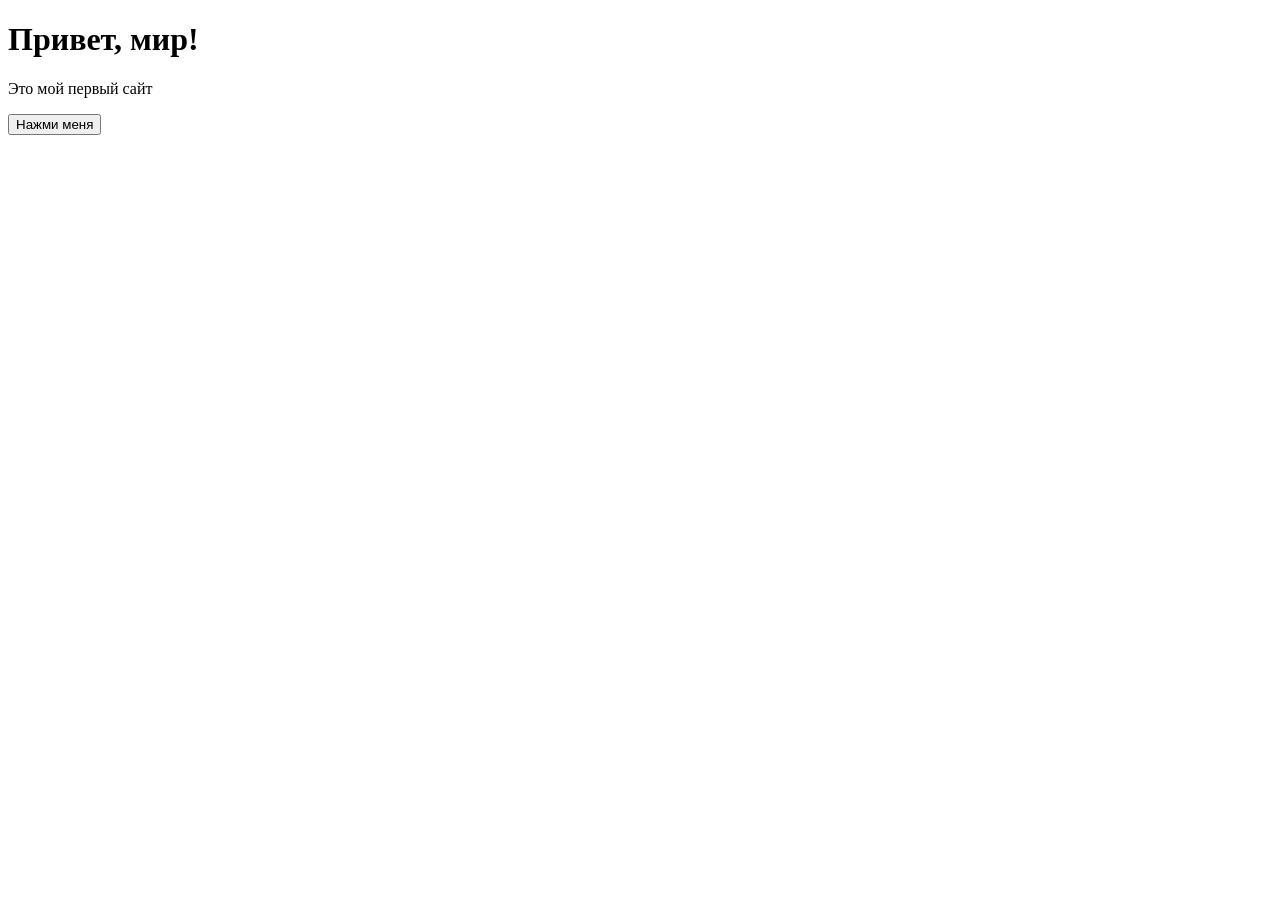
<file: 0.1/index.html>
<!DOCTYPE html>
<html>
  <head>
    <title>Мой сайт</title>
  </head>
  <body>
    <h1>Привет, мир!</h1>
    <p>Это мой первый сайт</p>
    <!-- кнопка -->
    <button id="myButton">Нажми меня</button>
  </body>
</html>
</file>
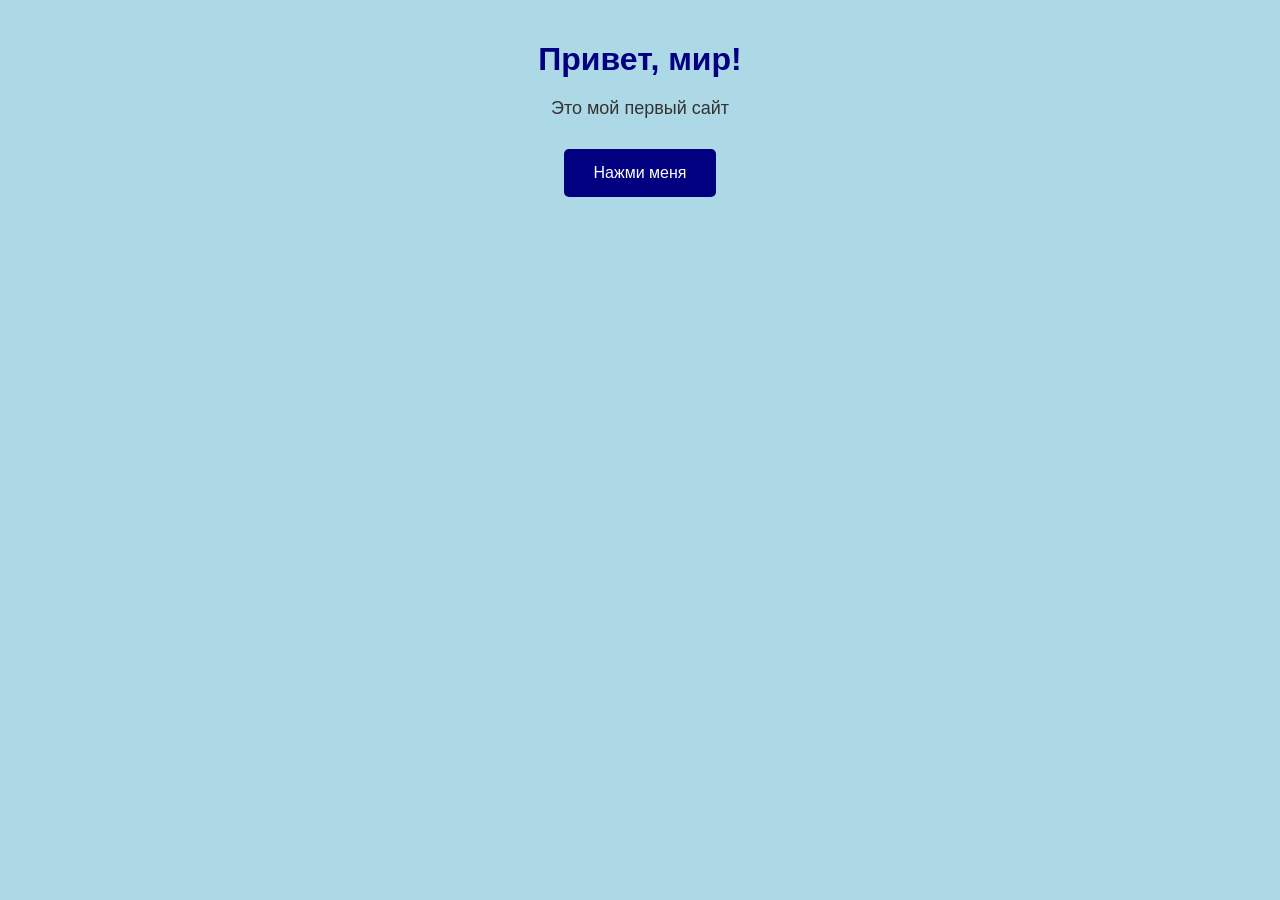
<file: 0.5/index.html>
<!DOCTYPE html>
<html lang="ru">
  <head>
    <meta charset="UTF-8" />
    <meta name="viewport" content="width=device-width, initial-scale=1.0" />
    <title>Мой первый сайт с JavaScript</title>
    <!-- Подключаем CSS файл -->
    <link rel="stylesheet" href="style.css" />
  </head>
  <body>
    <h1>Привет, мир!</h1>
    <p>Это мой первый сайт</p>
    <!-- Кнопка с идентификатором для JavaScript -->
    <button id="myButton">Нажми меня</button>
    <!-- Подключаем JavaScript файл в конце body -->
    <script src="script.js"></script>
  </body>
</html>
</file>
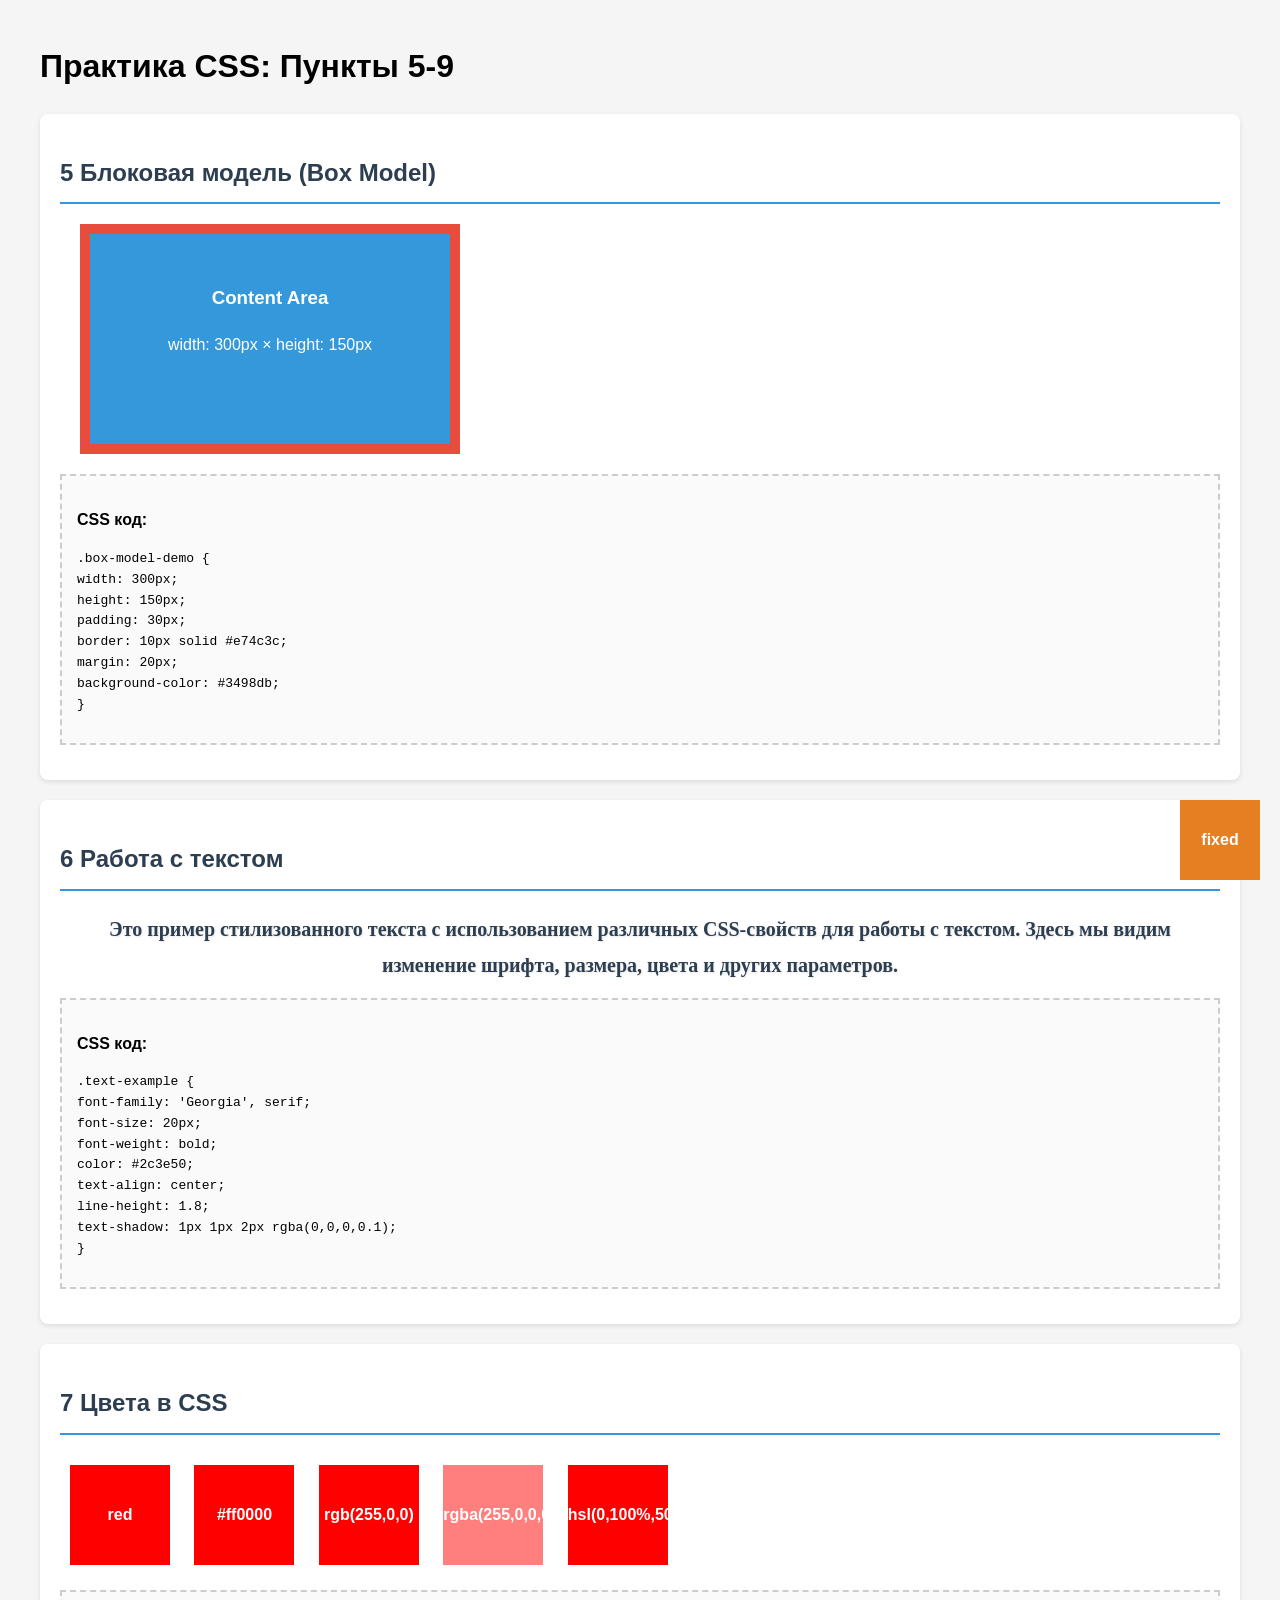
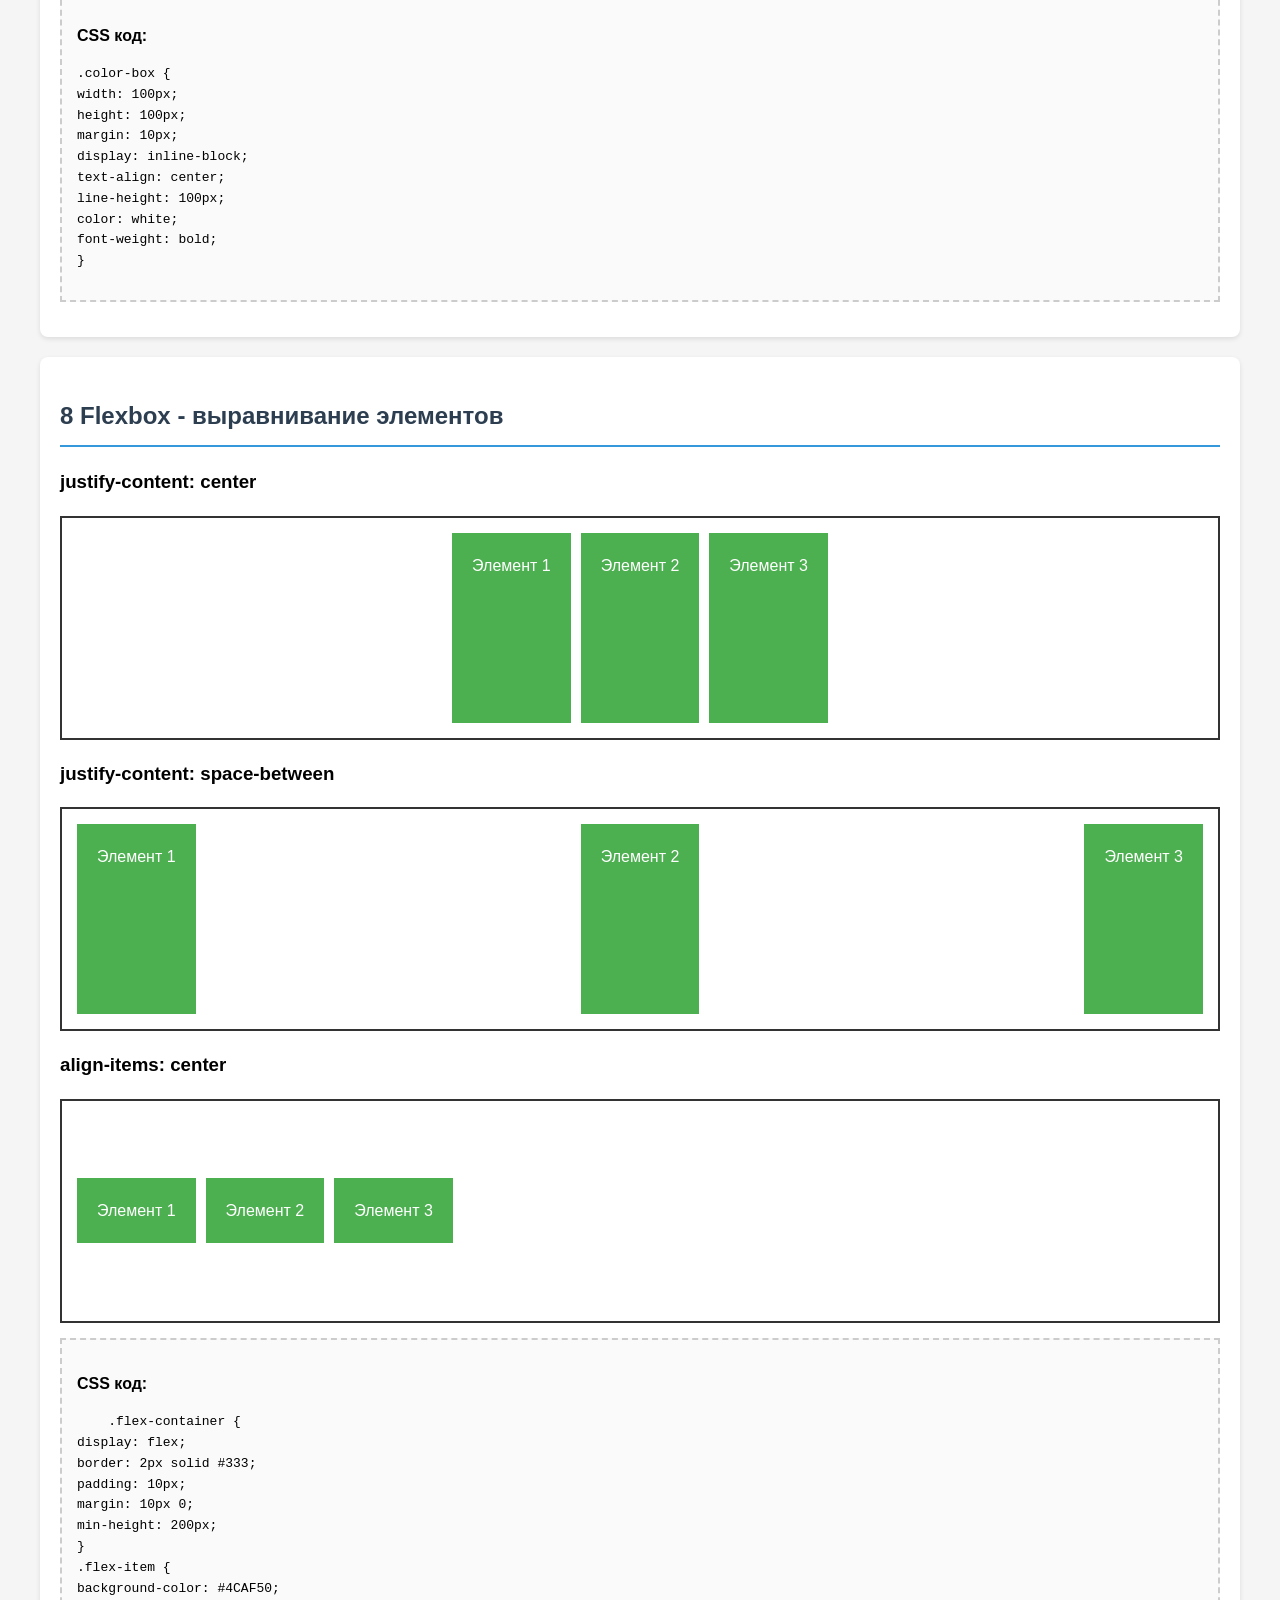
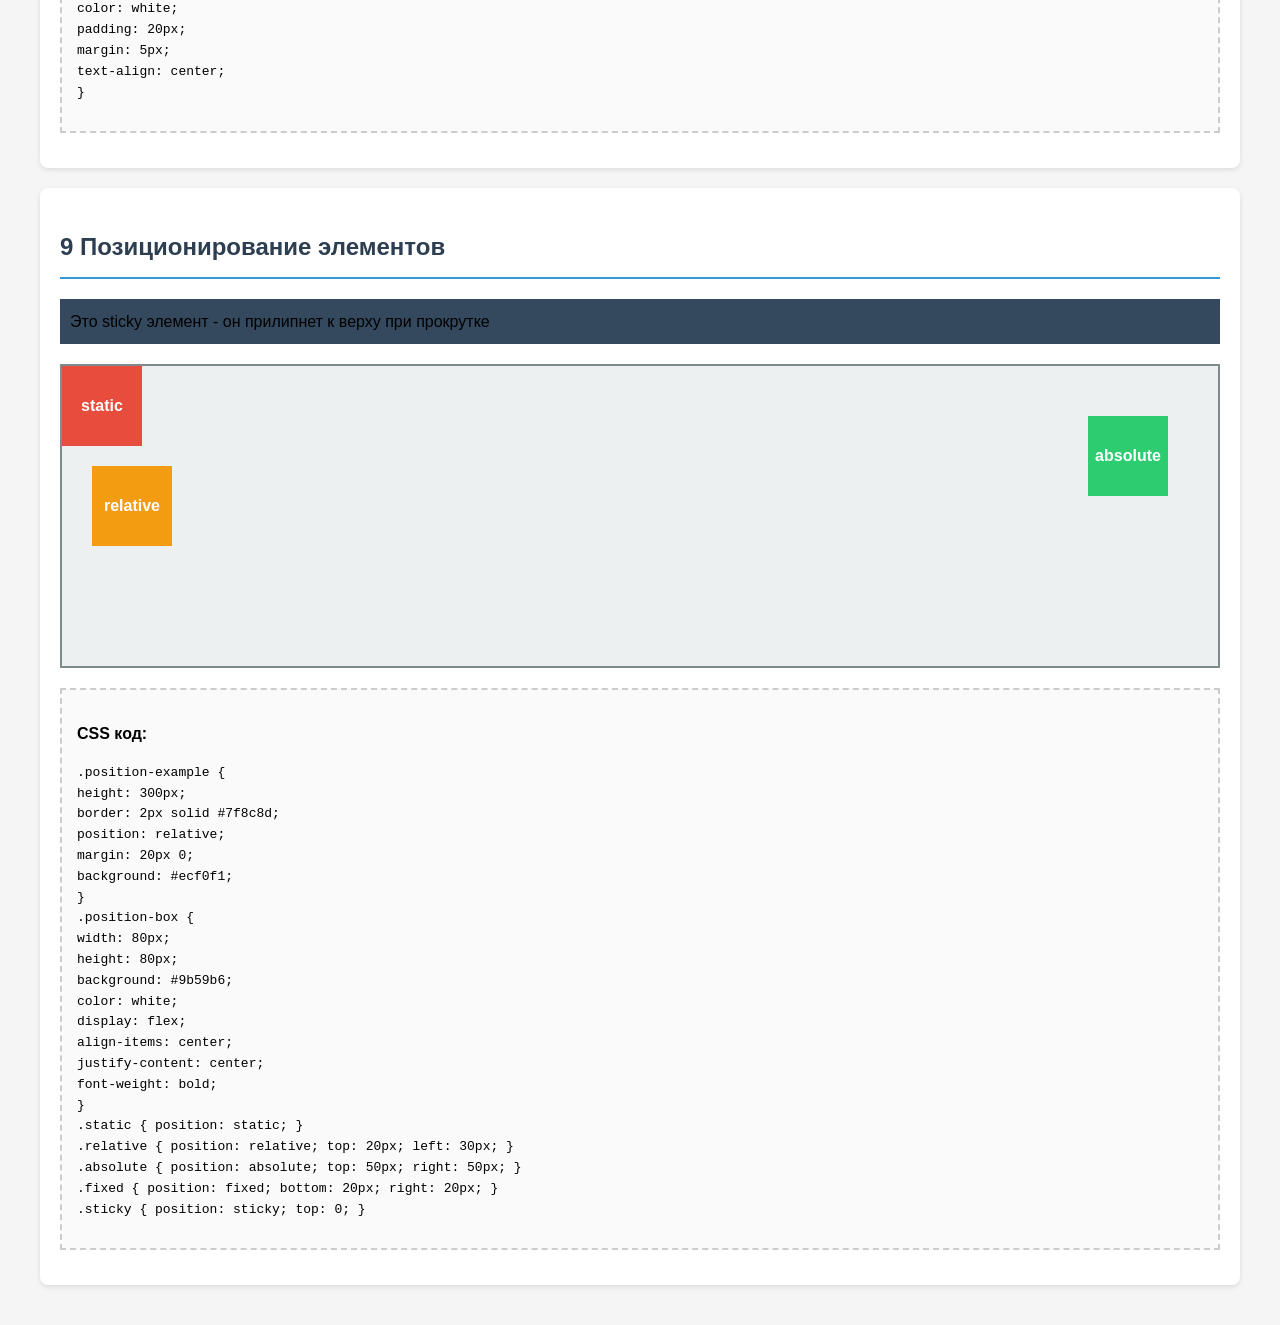
<file: Приложение 1/index.html>
<!DOCTYPE html>
<html lang="ru">
  <head>
    <meta charset="UTF-8" />
    <meta name="viewport" content="width=device-width, initial-scale=1.0" />
    <title>Практика CSS: Пункты 5-9</title>
    <style>
      /* Общие стили */
      body {
        font-family: Arial, sans-serif;
        line-height: 1.6;
        max-width: 1200px;
        margin: 0 auto;
        padding: 20px;
        background-color: #f5f5f5;
      }
      section {
        background: white;
        margin: 20px 0;
        padding: 20px;
        border-radius: 8px;
        box-shadow: 0 2px 5px rgba(0, 0, 0, 0.1);
      }
      h2 {
        color: #2c3e50;
        border-bottom: 2px solid #3498db;
        padding-bottom: 10px;
      }
      .example {
        border: 2px dashed #ccc;
        padding: 15px;
        margin: 15px 0;
        background: #fafafa;
      }
      /* Пункт 5: Блоковая модель */
      .box-model-demo {
        width: 300px;
        height: 150px;
        padding: 30px;
        border: 10px solid #e74c3c;
        margin: 20px;
        background-color: #3498db;
        color: white;
        text-align: center;
      }
      /* Пункт 6: Работа с текстом */
      .text-example {
        font-family: "Georgia", serif;
        font-size: 20px;
        font-weight: bold;
        color: #2c3e50;
        text-align: center;
        line-height: 1.8;
        text-shadow: 1px 1px 2px rgba(0, 0, 0, 0.1);
      }
      /* Пункт 7: Цвета */
      .color-box {
        width: 100px;
        height: 100px;
        margin: 10px;
        display: inline-block;
        text-align: center;
        line-height: 100px;
        color: white;
        font-weight: bold;
      }
      /* Пункт 8: Flexbox */
      .flex-container {
        display: flex;
        border: 2px solid #333;
        padding: 10px;
        margin: 10px 0;
        min-height: 200px;
      }
      .flex-item {
        background-color: #4caf50;
        color: white;
        padding: 20px;
        margin: 5px;
        text-align: center;
      }
      /* Пункт 9: Позиционирование */
      .position-example {
        height: 300px;
        border: 2px solid #7f8c8d;
        position: relative;
        margin: 20px 0;
        background: #ecf0f1;
      }
      .position-box {
        width: 80px;
        height: 80px;
        background: #9b59b6;
        color: white;
        display: flex;
        align-items: center;
        justify-content: center;
        font-weight: bold;
      }
      .static {
        position: static;
        background: #e74c3c;
      }
      .relative {
        position: relative;
        top: 20px;
        left: 30px;
        background: #f39c12;
      }
      .absolute {
        position: absolute;
        top: 50px;
        right: 50px;
        background: #2ecc71;
      }
      .fixed {
        position: fixed;
        bottom: 20px;
        right: 20px;
        background: #e67e22;
      }
      .sticky {
        position: sticky;
        top: 0;
        background: #34495e;
        z-index: 1000;
        padding: 10px;
      }
    </style>
  </head>
  <body>
    <h1>Практика CSS: Пункты 5-9</h1>
    <!-- Пункт 5: Блоковая модель -->
    <section>
      <h2>5 Блоковая модель (Box Model)</h2>
      <div class="box-model-demo">
        <h3>Content Area</h3>
        <p>width: 300px × height: 150px</p>
      </div>
      <div class="example">
        <p><strong>CSS код:</strong></p>
        <pre>
.box-model-demo {
width: 300px;
height: 150px;
padding: 30px;
border: 10px solid #e74c3c;
margin: 20px;
background-color: #3498db;
}</pre
        >
      </div>
    </section>
    <!-- Пункт 6: Работа с текстом -->
    <section>
      <h2>6 Работа с текстом</h2>
      <div class="text-example">
        Это пример стилизованного текста с использованием различных CSS-свойств
        для работы с текстом. Здесь мы видим изменение шрифта, размера, цвета и
        других параметров.
      </div>
      <div class="example">
        <p><strong>CSS код:</strong></p>
        <pre>
.text-example {
font-family: 'Georgia', serif;
font-size: 20px;
font-weight: bold;
color: #2c3e50;
text-align: center;
line-height: 1.8;
text-shadow: 1px 1px 2px rgba(0,0,0,0.1);
}</pre
        >
      </div>
    </section>
    <!-- Пункт 7: Цвета в CSS -->
    <section>
      <h2>7 Цвета в CSS</h2>
      <div>
        <div class="color-box" style="background-color: red">red</div>
        <div class="color-box" style="background-color: #ff0000">#ff0000</div>
        <div class="color-box" style="background-color: rgb(255, 0, 0)">
          rgb(255,0,0)
        </div>
        <div class="color-box" style="background-color: rgba(255, 0, 0, 0.5)">
          rgba(255,0,0,0.5)
        </div>
        <div class="color-box" style="background-color: hsl(0, 100%, 50%)">
          hsl(0,100%,50%)
        </div>
      </div>
      <div class="example">
        <p><strong>CSS код:</strong></p>
        <pre>
.color-box {
width: 100px;
height: 100px;
margin: 10px;
display: inline-block;
text-align: center;
line-height: 100px;
color: white;
font-weight: bold;
}</pre
        >
      </div>
    </section>
    <!-- Пункт 8: Flexbox -->
    <section>
      <h2>8 Flexbox - выравнивание элементов</h2>
      <h3>justify-content: center</h3>
      <div class="flex-container" style="justify-content: center">
        <div class="flex-item">Элемент 1</div>
        <div class="flex-item">Элемент 2</div>
        <div class="flex-item">Элемент 3</div>
      </div>
      <h3>justify-content: space-between</h3>
      <div class="flex-container" style="justify-content: space-between">
        <div class="flex-item">Элемент 1</div>
        <div class="flex-item">Элемент 2</div>
        <div class="flex-item">Элемент 3</div>
      </div>
      <h3>align-items: center</h3>
      <div class="flex-container" style="align-items: center; height: 150px">
        <div class="flex-item">Элемент 1</div>
        <div class="flex-item">Элемент 2</div>
        <div class="flex-item">Элемент 3</div>
      </div>
      <div class="example">
        <p><strong>CSS код:</strong></p>
        <pre>
    .flex-container {
display: flex;
border: 2px solid #333;
padding: 10px;
margin: 10px 0;
min-height: 200px;
}
.flex-item {
background-color: #4CAF50;
color: white;
padding: 20px;
margin: 5px;
text-align: center;
}</pre
        >
      </div>
    </section>
    <!-- Пункт 9: Позиционирование -->
    <section>
      <h2>9 Позиционирование элементов</h2>
      <div class="sticky">
        Это sticky элемент - он прилипнет к верху при прокрутке
      </div>
      <div class="position-example">
        <div class="position-box static">static</div>
        <div class="position-box relative">relative</div>
        <div class="position-box absolute">absolute</div>
      </div>
      <div class="position-box fixed">fixed</div>
      <div class="example">
        <p><strong>CSS код:</strong></p>
        <pre>
.position-example {
height: 300px;
border: 2px solid #7f8c8d;
position: relative;
margin: 20px 0;
background: #ecf0f1;
}
.position-box {
width: 80px;
height: 80px;
background: #9b59b6;
color: white;
display: flex;
align-items: center;
justify-content: center;
font-weight: bold;
}
.static { position: static; }
.relative { position: relative; top: 20px; left: 30px; }
.absolute { position: absolute; top: 50px; right: 50px; }
.fixed { position: fixed; bottom: 20px; right: 20px; }
.sticky { position: sticky; top: 0; }</pre
        >
      </div>
    </section>
  </body>
</html>
</file>
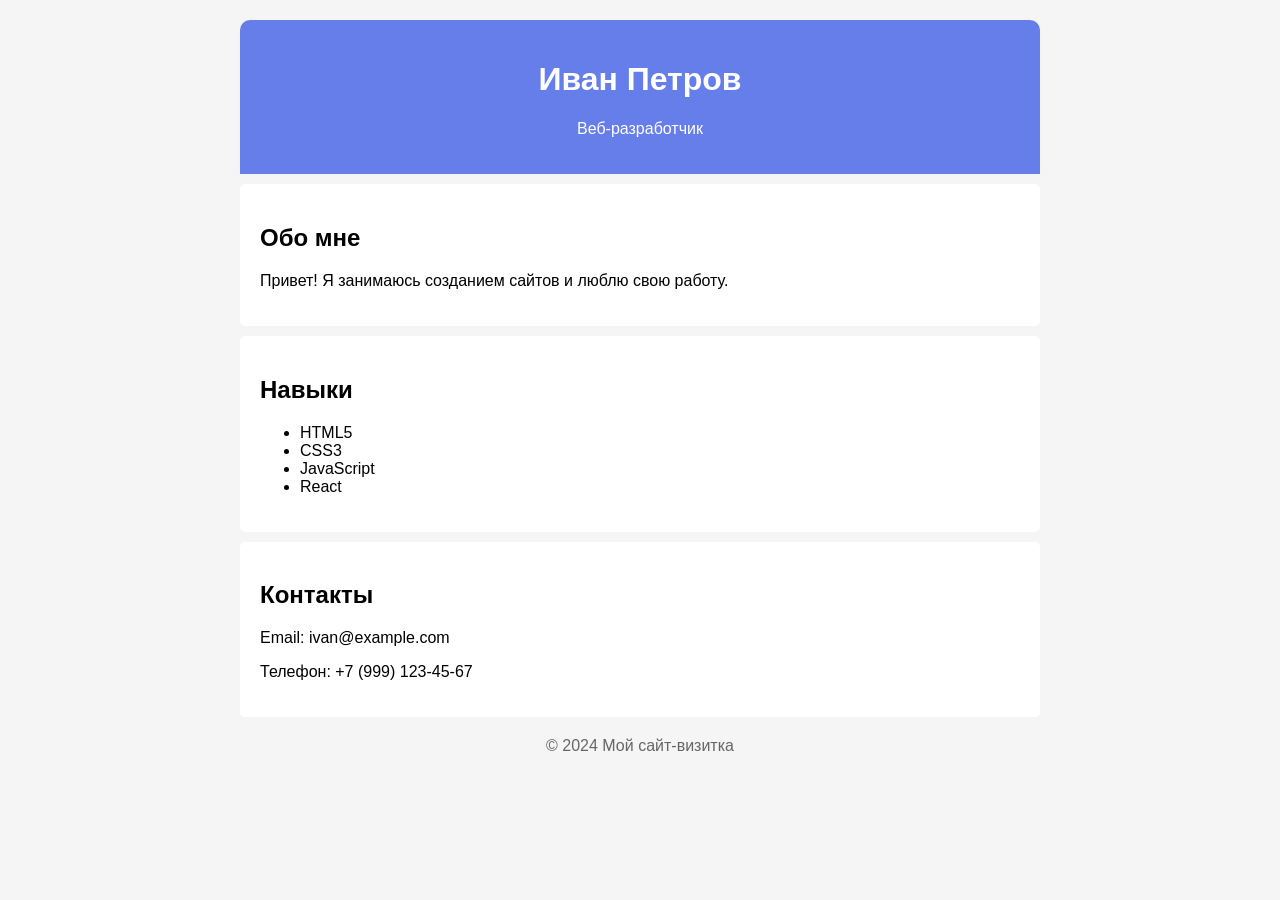
<file: 0.2/visit-site.html>
<!DOCTYPE html>
<html>
  <head>
    <title>Сайт-визитка</title>
    <style>
      body {
        font-family: Arial, sans-serif;
        max-width: 800px;
        margin: 0 auto;
        padding: 20px;
        background: #f5f5f5;
      }
      header {
        background: #667eea;
        color: white;
        padding: 20px;
        text-align: center;
        border-radius: 10px 10px 0 0;
      }
      section {
        background: white;
        padding: 20px;
        margin: 10px 0;
        border-radius: 5px;
      }
      footer {
        text-align: center;
        margin-top: 20px;
        color: #666;
      }
    </style>
  </head>
  <body>
    <header>
      <h1>Иван Петров</h1>
      <p>Веб-разработчик</p>
    </header>
    <section>
      <h2>Обо мне</h2>
      <p>Привет! Я занимаюсь созданием сайтов и люблю свою работу.</p>
    </section>
    <section>
      <h2>Навыки</h2>
      <ul>
        <li>HTML5</li>
        <li>CSS3</li>
        <li>JavaScript</li>
        <li>React</li>
      </ul>
    </section>
    <section>
      <h2>Контакты</h2>
      <p>Email: ivan@example.com</p>
      <p>Телефон: +7 (999) 123-45-67</p>
    </section>
    <footer>
      <p>© 2024 Мой сайт-визитка</p>
    </footer>
  </body>
</html>
</file>
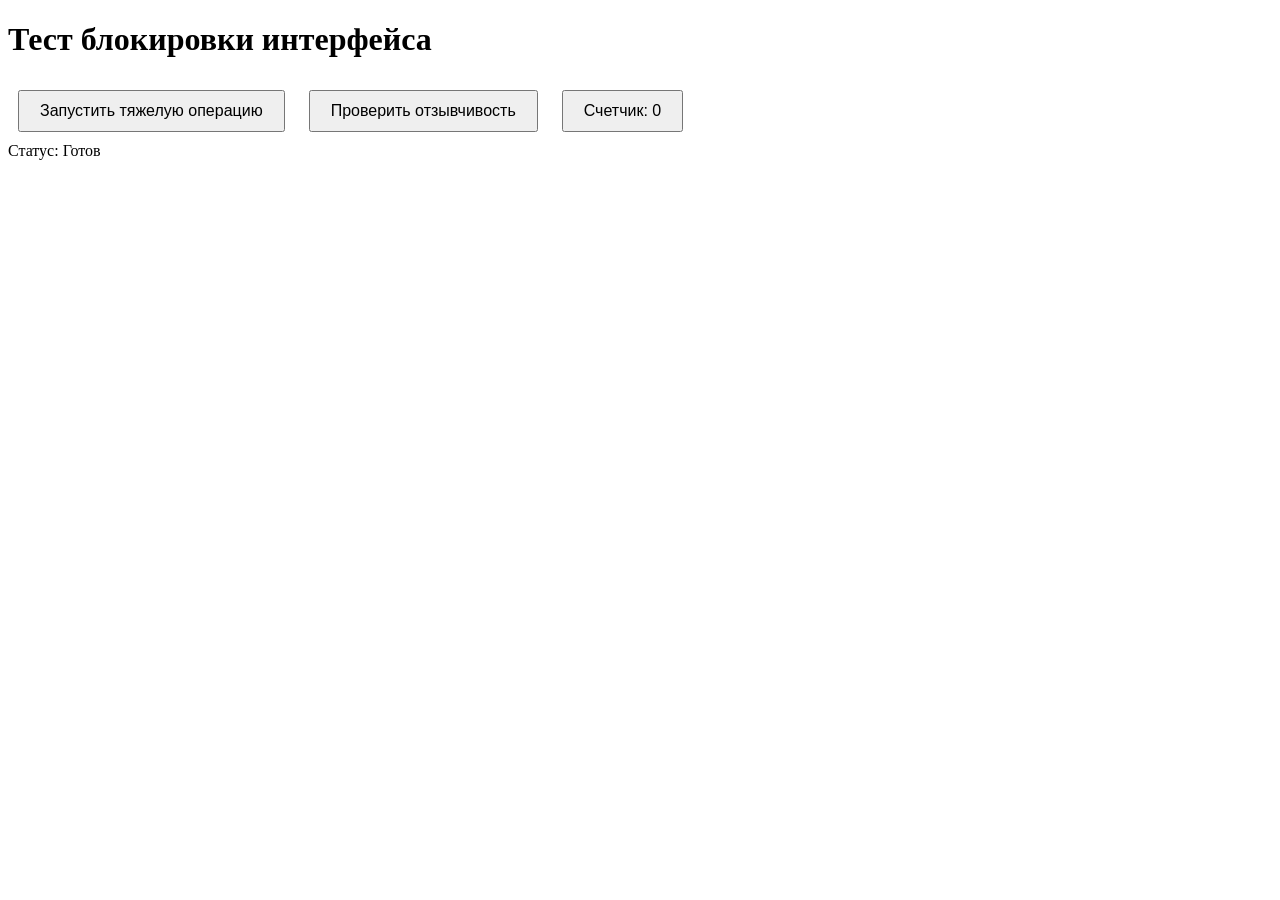
<file: 1.3/problem-visualization.html>
<!DOCTYPE html>
<html>
  <head>
    <title>Демонстрация блокировки</title>
    <style>
      button {
        padding: 10px 20px;
        margin: 10px;
        font-size: 16px;
      }
      .blocked {
        background-color: #ff4444;
        color: white;
      }
    </style>
  </head>
  <body>
    <h1>Тест блокировки интерфейса</h1>
    <button id="heavyButton">Запустить тяжелую операцию</button>
    <button id="testButton">Проверить отзывчивость</button>
    <button id="counterButton">Счетчик: <span>0</span></button>
    <div id="status">Статус: Готов</div>
    <script>
      let counter = 0;
      // Тяжелая блокирующая операция
      function heavyCalculation() {
        const status = document.getElementById("status");
        status.textContent = "Статус: Выполняется тяжелая операция...";
        // Блокируем основной поток на 5 секунд
        const start = Date.now();
        while (Date.now() - start < 5000) {
          // Имитация сложных вычислений
        }
        status.textContent = "Статус: Операция завершена";
        return "Результат вычислений";
      }
      // Обработчики кнопок
      document
        .getElementById("heavyButton")
        .addEventListener("click", function () {
          console.log(" Запуск тяжелой операции...");
          const result = heavyCalculation();
          console.log(" Результат:", result);
        });
      document
        .getElementById("testButton")
        .addEventListener("click", function () {
          console.log(" Кнопка откликнулась!");
          alert("Интерфейс работает!");
        });
      document
        .getElementById("counterButton")
        .addEventListener("click", function () {
          counter++;
          this.querySelector("span").textContent = counter;
          console.log(` Счетчик: ${counter}`);
        });
    </script>
  </body>
</html>
</file>
<file: 0.5/style.css>
body {
  background-color: lightblue;
  font-family: Arial, sans-serif;
  margin: 0;
  padding: 20px;
  text-align: center;
}
h1 {
  color: navy;
  text-align: center;
  margin-bottom: 20px;
}
p {
  font-size: 18px;
  color: #333;
  margin-bottom: 30px;
}
#myButton {
  background-color: navy;
  color: white;
  padding: 15px 30px;
  border: none;
  border-radius: 5px;
  font-size: 16px;
  cursor: pointer;
  transition: background-color 0.3s;
}
#myButton:hover {
  background-color: darkblue;
}
</file>
